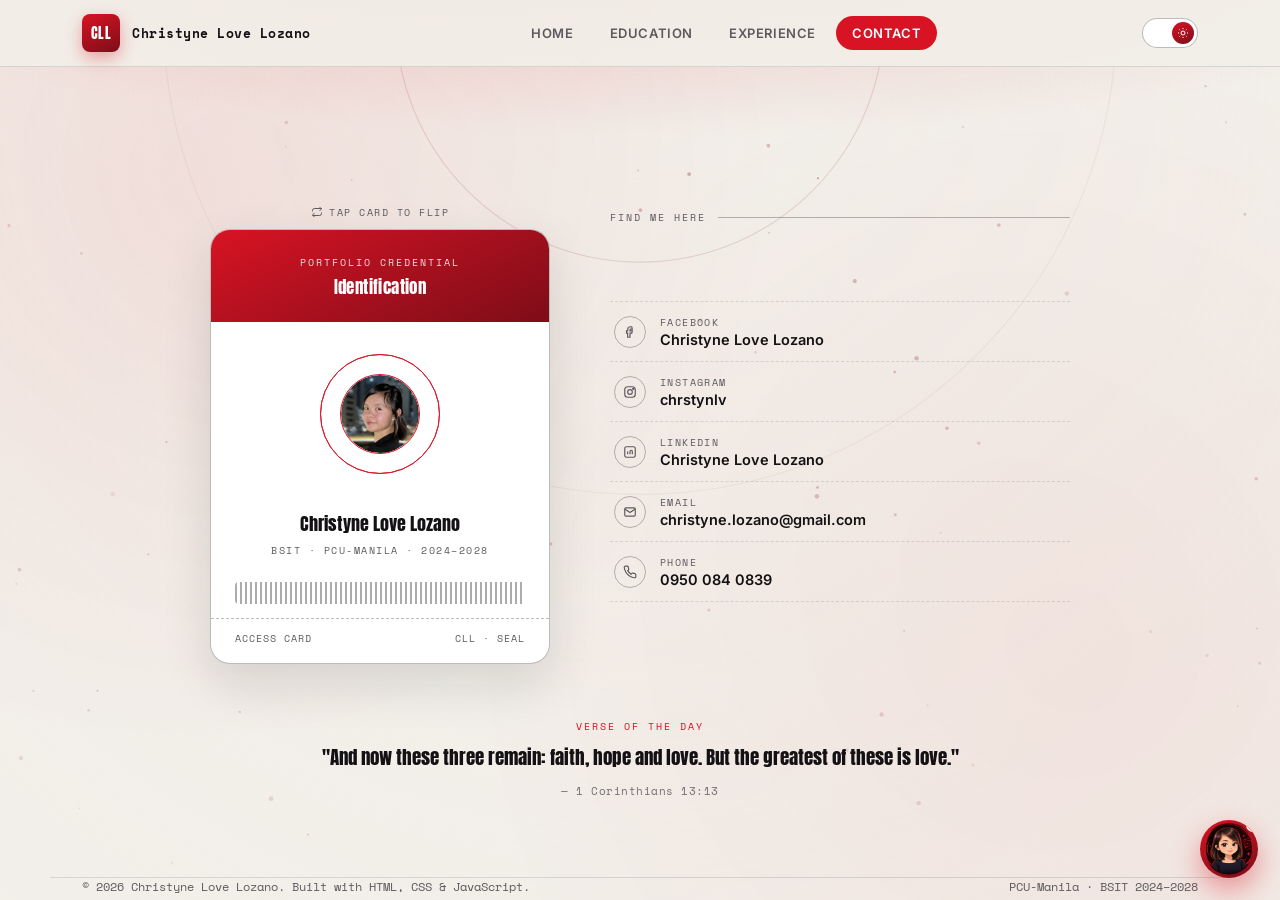
<file: contact.html>
<!doctype html>
<html lang="en" data-theme="dark">
<head>
<meta charset="UTF-8">
<meta name="viewport" content="width=device-width, initial-scale=1.0">
<title>Contact — Christyne Love Lozano</title>
<link rel="stylesheet" href="css/style.css"> 

</head>
<body class="contact-page">
<canvas id="signalField"></canvas>
<div id="signal-scrim"></div>
<div class="grain-bg"></div>

<header class="nav">
  <div class="nav-inner">
    <a href="index.html" class="nav-id">
      <span class="nav-id-badge">CLL</span>
      <span class="nav-id-text">
        <strong>Christyne Love Lozano</strong>
      </span>
    </a>
    <nav class="nav-links" data-nav-links>
      <a href="index.html">Home</a>
      <a href="education.html">Education</a>
      <a href="skills.html">Experience</a>
      <a href="contact.html">Contact</a>
    </nav>
    <div class="nav-right">
      <button class="theme-toggle" data-theme-toggle aria-label="Toggle light and dark mode">
        <span class="knob">
          <svg viewBox="0 0 24 24" width="12" height="12" fill="none" stroke="currentColor" stroke-width="2">
            <circle cx="12" cy="12" r="4"/>
            <path d="M12 2v2M12 20v2M4.9 4.9l1.4 1.4M17.7 17.7l1.4 1.4M2 12h2M20 12h2M4.9 19.1l1.4-1.4M17.7 6.3l1.4-1.4"/>
          </svg>
        </span>
      </button>
      <button class="nav-burger" data-nav-burger aria-label="Open menu"><span></span><span></span><span></span></button>
    </div>
  </div>
</header>

<br>
<br>
<br>

<main class="wrap">
  <div class="contact-layout">

    <!-- ============ ID FLIP CARD — left side ============ -->
    <div class="flip-card-zone">
      <span class="flip-hint">
        <svg viewBox="0 0 24 24" fill="none" stroke="currentColor" stroke-width="2"><path d="M17 2l4 4-4 4M3 11V9a4 4 0 0 1 4-4h14M7 22l-4-4 4-4M21 13v2a4 4 0 0 1-4 4H3"/></svg>
        Tap card to flip
      </span>

      <div class="flip-card" data-reveal id="idFlipCard" tabindex="0" role="button" aria-pressed="false" aria-label="Flip credential card to reveal card particulars">
        <div class="flip-card-inner">

          <!-- FRONT: portfolio credential -->
          <div class="vc-face vc-front">
            <div class="vc-top">
              <small>PORTFOLIO CREDENTIAL</small>
              <h3>Identification</h3>
            </div>
            <div class="vc-badge">
              <span class="radar-ring r1"></span>
              <span class="radar-ring r2"></span>
              <span class="radar-ring r3"></span>
              <div class="seal-core"><img src="assets/christyne.JPG" alt="Christyne Love Lozano"></div>
            </div>
            <div class="vc-front-body">
              <p class="cred-name">Christyne Love Lozano</p>
              <span class="cred-role">BSIT · PCU-Manila · 2024–2028</span>
            </div>
            <div class="vc-barcode"></div>
            <div class="vc-bottom">
              <span>Access Card</span>
              <span>CLL · Seal</span>
            </div>
          </div>

          <!-- BACK: card particulars -->
          <div class="vc-face vc-back">
            <div class="vc-top">
              <small>PORTFOLIO CREDENTIAL</small>
              <h3>Particulars</h3>
            </div>
            <div class="vc-body">
              <div class="particular-row">
                <span class="p-label">Name</span>
                <span class="p-value">Christyne Love Lozano</span>
              </div>
              <div class="particular-row">
                <span class="p-label">Course</span>
                <span class="p-value">BS Information Technology</span>
              </div>
              <div class="particular-row">
                <span class="p-label">School</span>
                <span class="p-value">Philippine Christian University</span>
              </div>
              <div class="particular-row">
                <span class="p-label">Residence</span>
                <span class="p-value p-status">Malibay, Pasay City</span>
              </div>
            </div>
            <div class="vc-bottom">
              <span>Card Particulars</span>
              <span>CLL · Seal</span>
            </div>
          </div>

        </div>
      </div>
    </div>

    <div class="directory-col">
      <div class="verse-divider" data-reveal>
        <span>Find Me Here</span>
      </div>

      <section class="contact-directory">
        <a class="contact-line" href="https://www.facebook.com/chrstynlv" target="_blank" rel="noopener" data-reveal style="--i:0">
          <span class="cl-ico">
            <svg viewBox="0 0 24 24" fill="none" stroke="currentColor" stroke-width="2"><path d="M15 3h-2a5 5 0 0 0-5 5v2H6v4h2v7h4v-7h3l1-4h-4V8a1 1 0 0 1 1-1h3z"/></svg>
          </span>
          <span class="cl-info">
            <span class="cl-label">Facebook</span>
            <span class="cl-value">Christyne Love Lozano</span>
          </span>
          <svg class="cl-arrow" viewBox="0 0 24 24" fill="none" stroke="currentColor" stroke-width="2"><path d="M5 12h14M13 6l6 6-6 6"/></svg>
        </a>

        <a class="contact-line" href="https://instagram.com/chrstynlv" target="_blank" rel="noopener" data-reveal style="--i:1">
          <span class="cl-ico">
            <svg viewBox="0 0 24 24" fill="none" stroke="currentColor" stroke-width="2"><rect x="3" y="3" width="18" height="18" rx="5"/><circle cx="12" cy="12" r="4"/><circle cx="17.5" cy="6.5" r="1"/></svg>
          </span>
          <span class="cl-info">
            <span class="cl-label">Instagram</span>
            <span class="cl-value">chrstynlv</span>
          </span>
          <svg class="cl-arrow" viewBox="0 0 24 24" fill="none" stroke="currentColor" stroke-width="2"><path d="M5 12h14M13 6l6 6-6 6"/></svg>
        </a>

        <a class="contact-line" href="https://www.linkedin.com/in/christyne-love-lozano-453876324/" target="_blank" rel="noopener" data-reveal style="--i:2">
          <span class="cl-ico">
            <svg viewBox="0 0 24 24" fill="none" stroke="currentColor" stroke-width="2"><rect x="3" y="3" width="18" height="18" rx="3"/><path d="M8 11v5M8 8v.01M12 16v-5M12 11c0-1.1.9-2 2-2s2 .9 2 2v5"/></svg>
          </span>
          <span class="cl-info">
            <span class="cl-label">LinkedIn</span>
            <span class="cl-value">Christyne Love Lozano</span>
          </span>
          <svg class="cl-arrow" viewBox="0 0 24 24" fill="none" stroke="currentColor" stroke-width="2"><path d="M5 12h14M13 6l6 6-6 6"/></svg>
        </a>

        <a class="contact-line" href="mailto:christyne.lozano@gmail.com" data-reveal style="--i:3">
          <span class="cl-ico">
            <svg viewBox="0 0 24 24" fill="none" stroke="currentColor" stroke-width="2"><rect x="3" y="5" width="18" height="14" rx="2"/><path d="M3 7l9 6 9-6"/></svg>
          </span>
          <span class="cl-info">
            <span class="cl-label">Email</span>
            <span class="cl-value">christyne.lozano@gmail.com</span>
          </span>
          <svg class="cl-arrow" viewBox="0 0 24 24" fill="none" stroke="currentColor" stroke-width="2"><path d="M5 12h14M13 6l6 6-6 6"/></svg>
        </a>

        <a class="contact-line" data-reveal style="--i:4">
          <span class="cl-ico">
            <svg viewBox="0 0 24 24" fill="none" stroke="currentColor" stroke-width="2"><path d="M22 16.9v3a2 2 0 0 1-2.2 2 19.8 19.8 0 0 1-8.6-3.1 19.5 19.5 0 0 1-6-6 19.8 19.8 0 0 1-3.1-8.7A2 2 0 0 1 4.1 2h3a2 2 0 0 1 2 1.7c.1.9.3 1.8.6 2.7a2 2 0 0 1-.5 2.1L8 9.7a16 16 0 0 0 6 6l1.2-1.2a2 2 0 0 1 2.1-.5c.9.3 1.8.5 2.7.6a2 2 0 0 1 1.7 2.1z"/></svg>
          </span>
          <span class="cl-info">
            <span class="cl-label">Phone</span>
            <span class="cl-value">0950 084 0839</span>
          </span>
        </a>
      </section>
    </div>

  </div>

  <!-- ============ VERSE STRIP — centered, below the whole page layout ============ -->
  <div class="verse-strip" data-reveal>
    <span class="quote-mark">Verse of the Day</span>
    <p class="verse-text">"And now these three remain: faith, hope and love. But the greatest of these is love."</p>
    <span class="quote-cite">— 1 Corinthians 13:13</span>
  </div>
</main>
<footer class="wrap">
  <p>&copy; 2026 Christyne Love Lozano. Built with HTML, CSS &amp; JavaScript.</p>
  <p>PCU-Manila · BSIT 2024–2028</p>
</footer>

<script src="js/script.js"></script>

<!-- ============ FLIP CARD BEHAVIOR ============ -->
<script>
(function () {
  "use strict";
  var card = document.getElementById("idFlipCard");
  if (!card) return;

  function toggleFlip() {
    var flipped = card.classList.toggle("is-flipped");
    card.setAttribute("aria-pressed", flipped ? "true" : "false");
  }

  card.addEventListener("click", toggleFlip);
  card.addEventListener("keydown", function (e) {
    if (e.key === "Enter" || e.key === " ") {
      e.preventDefault();
      toggleFlip();
    }
  });
})();
</script>

<!-- ============ SIGNAL FIELD BACKDROP ============ -->
<script>
(function () {
  "use strict";

  var canvas = document.getElementById("signalField");
  if (!canvas) return;
  var ctx = canvas.getContext("2d");
  var reduceMotion = window.matchMedia("(prefers-reduced-motion: reduce)").matches;

  var W, H, DPR;
  function resize() {
    DPR = Math.min(window.devicePixelRatio || 1, 2);
    W = window.innerWidth;
    H = window.innerHeight;
    canvas.width = W * DPR;
    canvas.height = H * DPR;
    canvas.style.width = W + "px";
    canvas.style.height = H + "px";
    ctx.setTransform(DPR, 0, 0, DPR, 0, 0);
  }
  window.addEventListener("resize", resize);
  resize();

  var beacon = { x: 0.5, y: 0.02 };

  var PARTICLE_COUNT = 70;
  var particles = [];
  function seedParticle(p) {
    p.x = Math.random() * W;
    p.y = H + Math.random() * 200;
    p.r = 0.8 + Math.random() * 1.6;
    p.speed = 0.14 + Math.random() * 0.28;
    p.drift = (Math.random() - 0.5) * 0.2;
    p.alpha = 0.14 + Math.random() * 0.3;
    return p;
  }
  for (var i = 0; i < PARTICLE_COUNT; i++) {
    var p = seedParticle({});
    p.y = Math.random() * H;
    particles.push(p);
  }

  var RINGS = 3;
  var ringT = [0, 0.33, 0.66];
  var SPEED = 0.05;

  function palette() {
    var light = document.documentElement.getAttribute("data-theme") === "light";
    return light ? "125,13,24" : "216,19,36";
  }

  function draw(t) {
    ctx.clearRect(0, 0, W, H);
    var RED = palette();
    var bx = beacon.x * W, by = beacon.y * H;
    var maxR = Math.max(W, H) * 0.55;

    for (var r = 0; r < RINGS; r++) {
      var rt = t === null ? ringT[r] : (ringT[r] + t * SPEED) % 1;
      var radius = rt * maxR;
      var alpha = (1 - rt) * 0.25;
      ctx.beginPath();
      ctx.arc(bx, by, radius, 0, Math.PI * 2);
      ctx.strokeStyle = "rgba(" + RED + "," + alpha.toFixed(3) + ")";
      ctx.lineWidth = 1.2;
      ctx.stroke();
    }

    particles.forEach(function (p) {
      if (t !== null) {
        p.y -= p.speed;
        p.x += p.drift;
        if (p.y < -10) { seedParticle(p); p.y = H + 10; }
        if (p.x < -10) p.x = W + 10;
        if (p.x > W + 10) p.x = -10;
      }
      ctx.beginPath();
      ctx.arc(p.x, p.y, p.r, 0, Math.PI * 2);
      ctx.fillStyle = "rgba(" + RED + "," + p.alpha + ")";
      ctx.fill();
    });
  }

  if (reduceMotion) {
    draw(null);
    new MutationObserver(function () { draw(null); })
      .observe(document.documentElement, { attributes: true, attributeFilter: ["data-theme"] });
  } else {
    var t0 = 0;
    (function animate() {
      t0 += 0.016;
      draw(t0);
      requestAnimationFrame(animate);
    })();
  }
})();
</script>
   <script src="chatbot.js"></script>
</body>
</html>
</file>
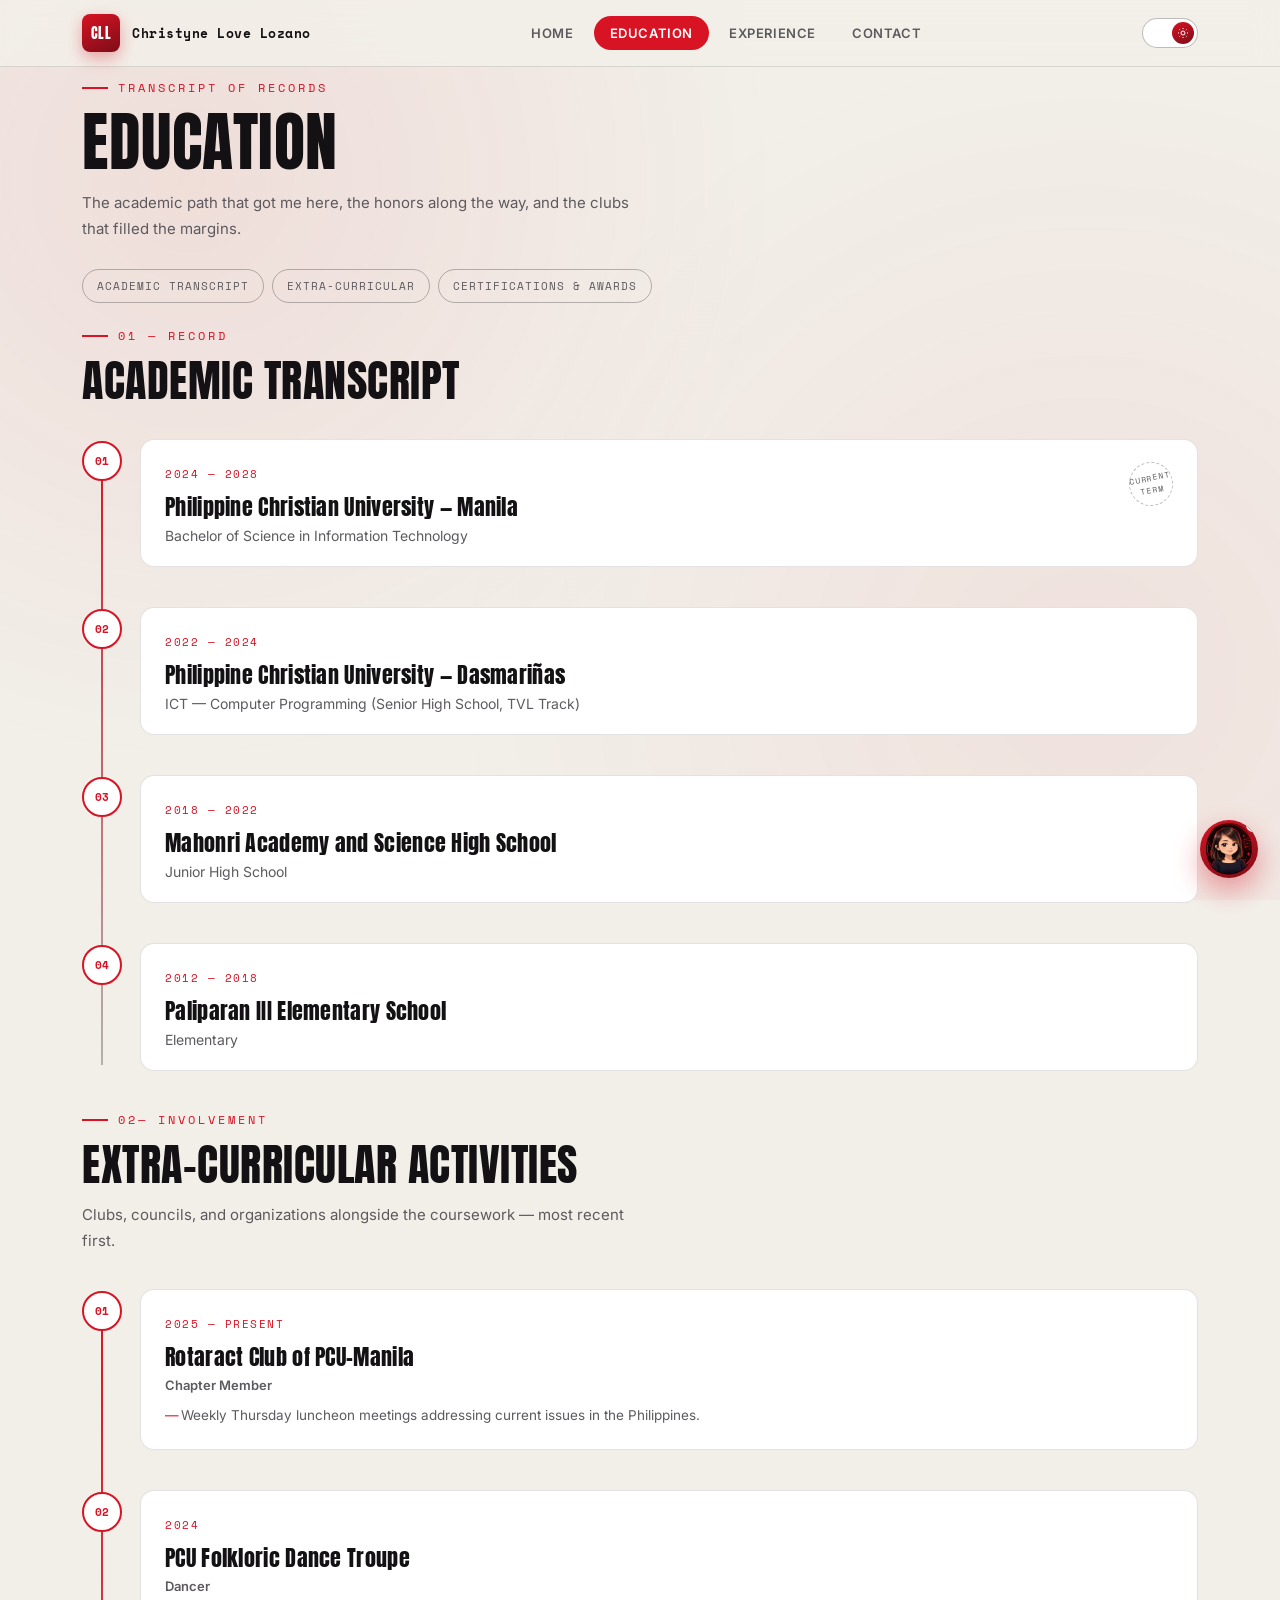
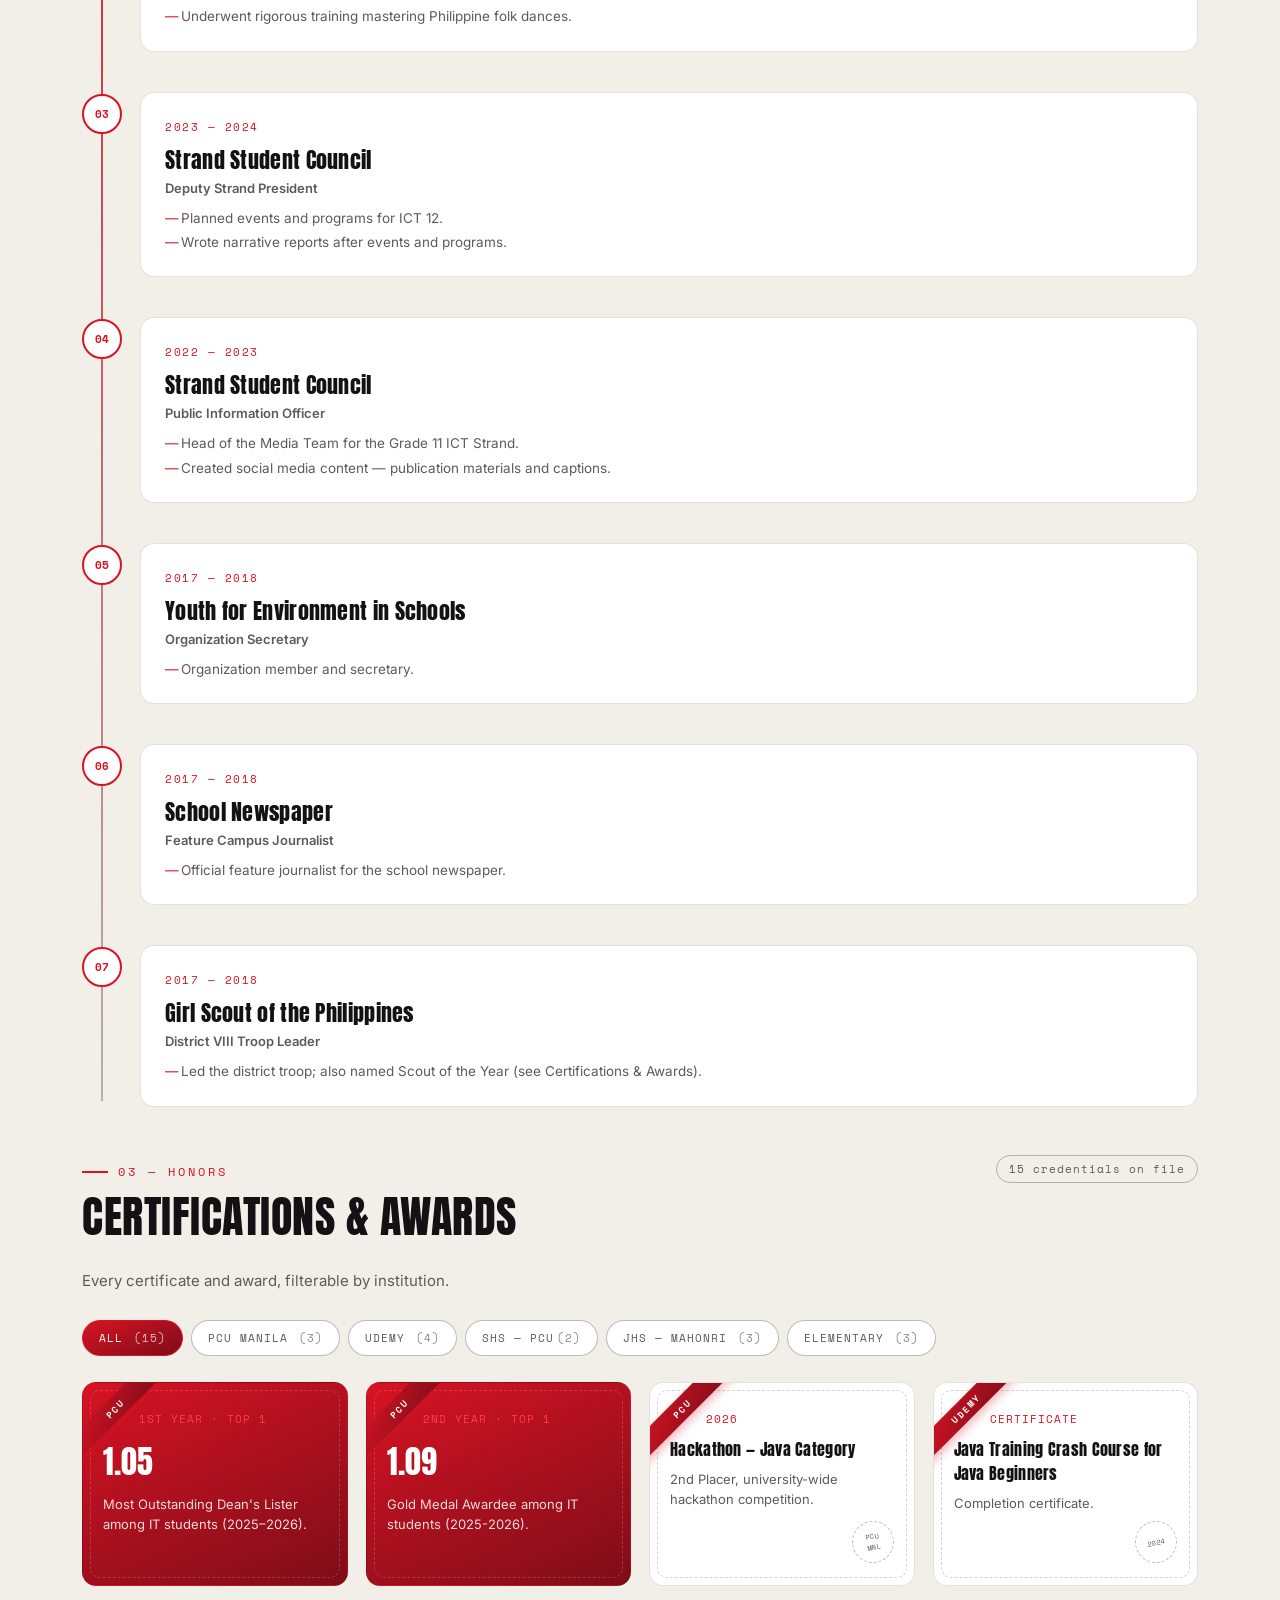
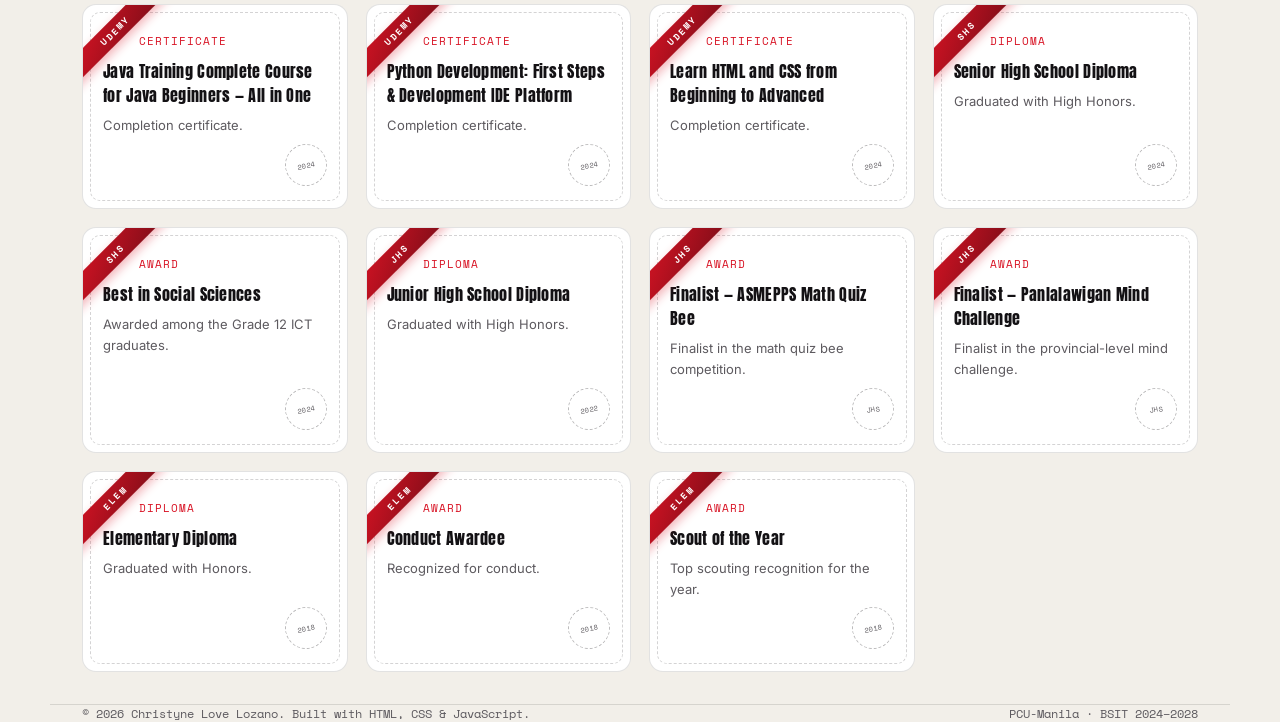
<file: education.html>
<!doctype html>
<html lang="en" data-theme="dark">
<head>
<meta charset="UTF-8">
<meta name="viewport" content="width=device-width, initial-scale=1.0">
<title>Education &amp; Experience — Christyne Love Lozano</title>
<link rel="stylesheet" href="css/style.css">

</head>
<body>
<div class="grain-bg"></div>
<header class="nav">
  <div class="nav-inner">
    <a href="index.html" class="nav-id">
      <span class="nav-id-badge">CLL</span>
      <span class="nav-id-text">
        <strong>Christyne Love Lozano</strong>
      </span>
    </a>
    <nav class="nav-links" data-nav-links>
      <a href="index.html">Home</a>
      <a href="education.html">Education</a>
      <a href="skills.html">Experience</a>
      <a href="contact.html">Contact</a>
    </nav>
    <div class="nav-right">
      <button class="theme-toggle" data-theme-toggle aria-label="Toggle light and dark mode">
        <span class="knob">
          <svg viewBox="0 0 24 24" width="12" height="12" fill="none" stroke="currentColor" stroke-width="2">
            <circle cx="12" cy="12" r="4"/>
            <path d="M12 2v2M12 20v2M4.9 4.9l1.4 1.4M17.7 17.7l1.4 1.4M2 12h2M20 12h2M4.9 19.1l1.4-1.4M17.7 6.3l1.4-1.4"/>
          </svg>
        </span>
      </button>
      <button class="nav-burger" data-nav-burger aria-label="Open menu"><span></span><span></span><span></span></button>
    </div>
  </div>
</header>
<main class="wrap">
  <div class="page-header" data-reveal>
    <span class="eyebrow">Transcript of Records</span>
    <h1 class="title">Education</h1>
    <p class="section-sub">The academic path that got me here, the honors along the way, and the clubs that filled the margins.</p>
    <nav class="page-subnav" aria-label="Jump to section">
      <a href="#transcript">Academic Transcript</a>
      <a href="#extracurricular">Extra-Curricular</a>
      <a href="#credentials">Certifications &amp; Awards</a>
    
    </nav>
  </div>

  <!-- ================= ACADEMIC TRANSCRIPT ================= -->
  <section id="transcript">
    <div data-reveal>
      <span class="eyebrow">01 — Record</span>
      <h2 class="title">Academic Transcript</h2>
    </div>
    <div class="transcript">
      <div class="t-item" data-reveal>
        <div class="t-dot">01</div>
        <div class="t-card">
          <div class="t-seal">CURRENT<br>TERM</div>
          <span class="t-years">2024 — 2028</span>
          <h3>Philippine Christian University — Manila</h3>
          <p>Bachelor of Science in Information Technology</p>
        </div>
      </div>
      <div class="t-item" data-reveal>
        <div class="t-dot">02</div>
        <div class="t-card">
          <span class="t-years">2022 — 2024</span>
          <h3>Philippine Christian University — Dasmariñas</h3>
          <p>ICT — Computer Programming (Senior High School, TVL Track)</p>
        </div>
      </div>
      <div class="t-item" data-reveal>
        <div class="t-dot">03</div>
        <div class="t-card">
          <span class="t-years">2018 — 2022</span>
          <h3>Mahonri Academy and Science High School</h3>
          <p>Junior High School</p>
        </div>
      </div>
      <div class="t-item" data-reveal>
        <div class="t-dot">04</div>
        <div class="t-card">
          <span class="t-years">2012 — 2018</span>
          <h3>Paliparan III Elementary School</h3>
          <p>Elementary</p>
        </div>
      </div>
    </div>
  </section>

  <!-- ================= EXTRA-CURRICULAR ================= -->
  <section id="extracurricular">
    <div data-reveal>
      <span class="eyebrow">02— Involvement</span>
      <h2 class="title">Extra-Curricular Activities</h2>
      <p class="section-sub">Clubs, councils, and organizations alongside the coursework — most recent first.</p>
    </div>
    <div class="transcript xc-transcript">
      <div class="t-item" data-reveal>
        <div class="t-dot">01</div>
        <div class="t-card">
          <span class="t-years">2025 — Present</span>
          <h3>Rotaract Club of PCU-Manila</h3>
          <p class="t-role">Chapter Member</p>
          <ul class="t-bullets">
            <li>Weekly Thursday luncheon meetings addressing current issues in the Philippines.</li>
          </ul>
        </div>
      </div>
      <div class="t-item" data-reveal>
        <div class="t-dot">02</div>
        <div class="t-card">
          <span class="t-years">2024</span>
          <h3>PCU Folkloric Dance Troupe</h3>
          <p class="t-role">Dancer</p>
          <ul class="t-bullets">
            <li>Underwent rigorous training mastering Philippine folk dances.</li>
          </ul>
        </div>
      </div>
      <div class="t-item" data-reveal>
        <div class="t-dot">03</div>
        <div class="t-card">
          <span class="t-years">2023 — 2024</span>
          <h3>Strand Student Council</h3>
          <p class="t-role">Deputy Strand President</p>
          <ul class="t-bullets">
            <li>Planned events and programs for ICT 12.</li>
            <li>Wrote narrative reports after events and programs.</li>
          </ul>
        </div>
      </div>
      <div class="t-item" data-reveal>
        <div class="t-dot">04</div>
        <div class="t-card">
          <span class="t-years">2022 — 2023</span>
          <h3>Strand Student Council</h3>
          <p class="t-role">Public Information Officer</p>
          <ul class="t-bullets">
            <li>Head of the Media Team for the Grade 11 ICT Strand.</li>
            <li>Created social media content — publication materials and captions.</li>
          </ul>
        </div>
      </div>
      <div class="t-item" data-reveal>
        <div class="t-dot">05</div>
        <div class="t-card">
          <span class="t-years">2017 — 2018</span>
          <h3>Youth for Environment in Schools</h3>
          <p class="t-role">Organization Secretary</p>
          <ul class="t-bullets">
            <li>Organization member and secretary.</li>
          </ul>
        </div>
      </div>
      <div class="t-item" data-reveal>
        <div class="t-dot">06</div>
        <div class="t-card">
          <span class="t-years">2017 — 2018</span>
          <h3>School Newspaper</h3>
          <p class="t-role">Feature Campus Journalist</p>
          <ul class="t-bullets">
            <li>Official feature journalist for the school newspaper.</li>
          </ul>
        </div>
      </div>
      <div class="t-item" data-reveal>
        <div class="t-dot">07</div>
        <div class="t-card">
          <span class="t-years">2017 — 2018</span>
          <h3>Girl Scout of the Philippines</h3>
          <p class="t-role">District VIII Troop Leader</p>
          <ul class="t-bullets">
            <li>Led the district troop; also named Scout of the Year (see Certifications &amp; Awards).</li>
          </ul>
        </div>
      </div>
    </div>
  </section>

    <!-- ================= CERTIFICATIONS & AWARDS ================= -->
  <section id="credentials">
    <div class="subsection-head" data-reveal>
      <div>
        <span class="eyebrow">03 — Honors</span>
        <h2 class="title">Certifications &amp; Awards</h2>
      </div>
      <span class="count-tag">15 credentials on file</span>
    </div>
    <p class="section-sub" data-reveal>Every certificate and award, filterable by institution.</p>

    <div class="cred-filter" data-reveal role="tablist" aria-label="Filter credentials by institution">
      <button class="cred-chip is-active" data-filter="all">All <span class="cc-count">(15)</span></button>
      <button class="cred-chip" data-filter="pcu-manila">PCU Manila <span class="cc-count">(3)</span></button>
      <button class="cred-chip" data-filter="udemy">Udemy <span class="cc-count">(4)</span></button>
      <button class="cred-chip" data-filter="pcu-dasma">SHS — PCU<span class="cc-count">(2)</span></button>
      <button class="cred-chip" data-filter="mahonri">JHS — Mahonri <span class="cc-count">(3)</span></button>
      <button class="cred-chip" data-filter="paliparan">Elementary <span class="cc-count">(3)</span></button>
    </div>

    <div class="cred-wall" data-reveal>
      <!-- PCU Manila -->
      <article class="cert-card cert-card--honor" data-group="pcu-manila">
        <span class="cert-ribbon">PCU</span>
        <span class="cert-period">1st Year · Top 1</span>
        <div class="cert-gwa">1.05</div>
        <p>Most Outstanding Dean's Lister among IT students (2025–2026).</p>
      </article>
      <article class="cert-card cert-card--honor" data-group="pcu-manila">
        <span class="cert-ribbon">PCU</span>
        <span class="cert-period">2nd Year · Top 1</span>
        <div class="cert-gwa">1.09</div>
        <p>Gold Medal Awardee among IT students (2025-2026).</p>
      </article>
      <article class="cert-card" data-group="pcu-manila">
        <span class="cert-ribbon">PCU</span>
        <span class="cert-period">2026</span>
        <h5>Hackathon — Java Category</h5>
        <p>2nd Placer, university-wide hackathon competition.</p>
        <span class="cert-seal">PCU<br>MNL</span>
      </article>

      <!-- Udemy -->
      <article class="cert-card" data-group="udemy">
        <span class="cert-ribbon">UDEMY</span>
        <span class="cert-period">Certificate</span>
        <h5>Java Training Crash Course for Java Beginners</h5>
        <p>Completion certificate.</p>
        <span class="cert-seal">2024</span>
      </article>
      <article class="cert-card" data-group="udemy">
        <span class="cert-ribbon">UDEMY</span>
        <span class="cert-period">Certificate</span>
        <h5>Java Training Complete Course for Java Beginners — All in One</h5>
        <p>Completion certificate.</p>
        <span class="cert-seal">2024</span>
      </article>
      <article class="cert-card" data-group="udemy">
        <span class="cert-ribbon">UDEMY</span>
        <span class="cert-period">Certificate</span>
        <h5>Python Development: First Steps &amp; Development IDE Platform</h5>
        <p>Completion certificate.</p>
        <span class="cert-seal">2024</span>
      </article>
      <article class="cert-card" data-group="udemy">
        <span class="cert-ribbon">UDEMY</span>
        <span class="cert-period">Certificate</span>
        <h5>Learn HTML and CSS from Beginning to Advanced</h5>
        <p>Completion certificate.</p>
        <span class="cert-seal">2024</span>
      </article>

      <!-- PCU Dasmariñas (SHS) -->
      <article class="cert-card" data-group="pcu-dasma">
        <span class="cert-ribbon">SHS</span>
        <span class="cert-period">Diploma</span>
        <h5>Senior High School Diploma</h5>
        <p>Graduated with High Honors.</p>
        <span class="cert-seal">2024</span>
      </article>
      <article class="cert-card" data-group="pcu-dasma">
        <span class="cert-ribbon">SHS</span>
        <span class="cert-period">Award</span>
        <h5>Best in Social Sciences</h5>
        <p>Awarded among the Grade 12 ICT graduates.</p>
        <span class="cert-seal">2024</span>
      </article>

      <!-- Mahonri Academy (JHS) -->
      <article class="cert-card" data-group="mahonri">
        <span class="cert-ribbon">JHS</span>
        <span class="cert-period">Diploma</span>
        <h5>Junior High School Diploma</h5>
        <p>Graduated with High Honors.</p>
        <span class="cert-seal">2022</span>
      </article>
      <article class="cert-card" data-group="mahonri">
        <span class="cert-ribbon">JHS</span>
        <span class="cert-period">Award</span>
        <h5>Finalist — ASMEPPS Math Quiz Bee</h5>
        <p>Finalist in the math quiz bee competition.</p>
        <span class="cert-seal">JHS</span>
      </article>
      <article class="cert-card" data-group="mahonri">
        <span class="cert-ribbon">JHS</span>
        <span class="cert-period">Award</span>
        <h5>Finalist — Panlalawigan Mind Challenge</h5>
        <p>Finalist in the provincial-level mind challenge.</p>
        <span class="cert-seal">JHS</span>
      </article>

      <!-- Paliparan III Elementary -->
      <article class="cert-card" data-group="paliparan">
        <span class="cert-ribbon">ELEM</span>
        <span class="cert-period">Diploma</span>
        <h5>Elementary Diploma</h5>
        <p>Graduated with Honors.</p>
        <span class="cert-seal">2018</span>
      </article>
      <article class="cert-card" data-group="paliparan">
        <span class="cert-ribbon">ELEM</span>
        <span class="cert-period">Award</span>
        <h5>Conduct Awardee</h5>
        <p>Recognized for conduct.</p>
        <span class="cert-seal">2018</span>
      </article>
      <article class="cert-card" data-group="paliparan">
        <span class="cert-ribbon">ELEM</span>
        <span class="cert-period">Award</span>
        <h5>Scout of the Year</h5>
        <p>Top scouting recognition for the year.</p>
        <span class="cert-seal">2018</span>
      </article>
    </div>
  </section>
</main>
<footer class="wrap">
  <p>&copy; 2026 Christyne Love Lozano. Built with HTML, CSS &amp; JavaScript.</p>
  <p>PCU-Manila · BSIT 2024–2028</p>
</footer>
<script src="js/script.js"></script>
<script>
  // Cursor-tracking spotlight: updates the --mx/--my custom properties
  // that the .t-card / .work-card / .cred-card / .honor-card ::before radial-gradient reads.
  document.querySelectorAll('.t-card, .work-card, .cert-card, .honor-card').forEach(function (card) {
    card.addEventListener('mousemove', function (e) {
      var r = card.getBoundingClientRect();
      card.style.setProperty('--mx', (e.clientX - r.left) + 'px');
      card.style.setProperty('--my', (e.clientY - r.top) + 'px');
    });
  });

  // Certificate wall filter: click a chip to show only that institution's
  // certificates (or "All" to show everything).
  var credChips = document.querySelectorAll('.cred-chip');
  var certCards = document.querySelectorAll('.cert-card');
  credChips.forEach(function (chip) {
    chip.addEventListener('click', function () {
      credChips.forEach(function (c) { c.classList.toggle('is-active', c === chip); });
      var filter = chip.getAttribute('data-filter');
      certCards.forEach(function (card) {
        var show = filter === 'all' || card.getAttribute('data-group') === filter;
        card.classList.toggle('is-hidden', !show);
      });
    });
  });
</script>
   <script src="chatbot.js"></script>
</body>
</html>
</file>
<file: css/style.css>
/* ============================================================
   CHRISTYNE LOVE LOZANO — PORTFOLIO
   ============================================================ */

@import url('https://fonts.googleapis.com/css2?family=Anton&family=Space+Mono:wght@400;700&family=Inter:wght@400;500;600;700;800&display=swap');

/* ============================================================
   1. DESIGN TOKENS
   ============================================================ */
:root{
  --red:        #d81324;
  --red-deep:   #7d0d18;
  --red-glow:   #ff3b4e;
  --black:      #0a0a0c;
  --black-2:    #141417;
  --white:      #f7f5f1;

  --radius-sm: 6px;
  --radius-md: 14px;
  --radius-lg: 24px;

  --font-display: 'Anton', 'Arial Narrow', sans-serif;
  --font-body: 'Inter', system-ui, sans-serif;
  --font-mono: 'Space Mono', monospace;

  --ease: cubic-bezier(.22,.9,.32,1);
}

html[data-theme="dark"]{
  --bg: var(--black);
  --bg-elev: var(--black-2);
  --bg-elev-2: #1c1c20;
  --text: var(--white);
  --text-muted: #a6a6ad;
  --border: rgba(247,245,241,0.12);
  --border-strong: rgba(247,245,241,0.28);
  --shadow: 0 20px 50px rgba(0,0,0,.55);
}

html[data-theme="light"]{
  --bg: #f2efe9;
  --bg-elev: #ffffff;
  --bg-elev-2: #ffffff;
  --text: #131114;
  --text-muted: #5d5a5f;
  --border: rgba(19,17,20,0.12);
  --border-strong: rgba(19,17,20,0.28);
  --shadow: 0 20px 50px rgba(19,17,20,.12);
}

/* ============================================================
   2. BASE ELEMENTS
   ============================================================ */
*,*::before,*::after{ box-sizing:border-box; }
html{ scroll-behavior:smooth; }
body{
  margin:0;
  background:var(--bg);
  color:var(--text);
  font-family:var(--font-body);
  transition:background .35s var(--ease), color .35s var(--ease);
  overflow-x:hidden;
}
img{ max-width:100%; display:block; }
a{ color:inherit; text-decoration:none; }
ul{ margin:0; padding:0; list-style:none; }
button{ font-family:inherit; cursor:pointer; }

::selection{ background:var(--red); color:#fff; }

@media (prefers-reduced-motion: reduce){
  *{ animation-duration:.001ms !important; animation-iteration-count:1 !important; transition-duration:.001ms !important; scroll-behavior:auto !important; }
}

/* ---------- Texture ---------- */
.grain-bg{
  position:fixed; inset:0; z-index:-2; pointer-events:none;
  background:
    radial-gradient(circle at 15% 20%, rgba(216,19,36,.16), transparent 45%),
    radial-gradient(circle at 85% 75%, rgba(216,19,36,.10), transparent 50%);
}
html[data-theme="light"] .grain-bg{
  background:
    radial-gradient(circle at 15% 20%, rgba(216,19,36,.08), transparent 45%),
    radial-gradient(circle at 85% 75%, rgba(216,19,36,.06), transparent 50%);
}

/* ============================================================
   3. LAYOUT SHELL
   ============================================================ */
.wrap{ max-width:1180px; margin:0 auto; padding:0 32px; }

/* ============================================================
   4. NAVBAR
   ============================================================ */
.nav{
  position:sticky; top:0; z-index:100;
  background:color-mix(in srgb, var(--bg) 88%, transparent);
  backdrop-filter:blur(14px);
  border-bottom:1px solid var(--border);
}
.nav-inner{
  max-width:1180px; margin:0 auto; padding:14px 32px;
  display:flex; align-items:center; justify-content:space-between; gap:24px;
}
.nav-id{
  display:flex; align-items:center; gap:12px;
  font-family:var(--font-mono);
}
.nav-id-badge{
  width:38px; height:38px; border-radius:8px;
  background:linear-gradient(155deg, var(--red), var(--red-deep));
  display:flex; align-items:center; justify-content:center;
  color:#fff; font-family:var(--font-display); font-size:14px; letter-spacing:.5px;
  box-shadow:0 6px 16px rgba(216,19,36,.35);
  flex-shrink:0;
}
.nav-id-text{ line-height:1.15; }
.nav-id-text strong{ display:block; font-size:13px; letter-spacing:.5px; }
.nav-id-text span{ display:block; font-size:10px; color:var(--text-muted); letter-spacing:1.5px; }

.nav-links{ display:flex; align-items:center; gap:4px; }
.nav-links a{
  position:relative;
  padding:9px 16px; font-size:13px; font-weight:600; letter-spacing:.6px; text-transform:uppercase;
  color:var(--text-muted); border-radius:999px; transition:color .25s, background .25s;
}
.nav-links a:hover{ color:var(--text); background:var(--bg-elev); }
.nav-links a.active{ color:#fff; background:var(--red); }

.nav-right{ display:flex; align-items:center; gap:10px; }

.theme-toggle{
  position:relative; width:56px; height:30px; border-radius:999px; border:1px solid var(--border-strong);
  background:var(--bg-elev); padding:3px; display:flex; align-items:center;
}
.theme-toggle .knob{
  width:22px; height:22px; border-radius:50%;
  background:linear-gradient(155deg, var(--red), var(--red-deep));
  display:flex; align-items:center; justify-content:center; color:#fff; font-size:12px;
  transform:translateX(0); transition:transform .35s var(--ease);
}
html[data-theme="light"] .theme-toggle .knob{ transform:translateX(26px); }

.nav-burger{
  display:none; width:38px; height:38px; border-radius:8px; border:1px solid var(--border-strong);
  background:var(--bg-elev); align-items:center; justify-content:center; flex-direction:column; gap:4px;
}
.nav-burger span{ width:16px; height:2px; background:var(--text); display:block; }

@media (max-width: 880px){
  .nav-links{
    position:fixed; inset:64px 16px auto 16px; flex-direction:column; align-items:stretch;
    background:var(--bg-elev); border:1px solid var(--border); border-radius:var(--radius-md);
    padding:10px; box-shadow:var(--shadow);
    transform:translateY(-12px); opacity:0; pointer-events:none; transition:all .3s var(--ease);
  }
  .nav-links.open{ transform:translateY(0); opacity:1; pointer-events:auto; }
  .nav-links a{ text-align:center; }
  .nav-burger{ display:flex; }
}

/* ============================================================
   5. SECTION SCAFFOLDING (shared across pages)
   ============================================================ */
.page-header{ padding:64px 0 12px; }
.eyebrow{
  font-family:var(--font-mono); font-size:12px; letter-spacing:3px; text-transform:uppercase;
  color:var(--red); display:flex; align-items:center; gap:10px; margin-bottom:14px;
}
.eyebrow::before{ content:''; width:26px; height:2px; background:var(--red); display:inline-block; }
h1.title, h2.title{
  font-family:var(--font-display); font-weight:400; text-transform:uppercase;
  letter-spacing:.5px; line-height:1.02; margin:0 0 14px;
}
h1.title{ font-size:clamp(38px, 6vw, 64px); }
h2.title{ font-size:clamp(30px, 4.4vw, 44px); }
.section-sub{ color:var(--text-muted); max-width:560px; font-size:15px; line-height:1.7; }
section{ padding:56px 0; }

/* ---------- Scene / WebGL background in index.html ---------- */
html:has(#scene), body:has(#scene) { background: transparent !important; }
#scene{
  position: fixed;
  inset: 0;
  z-index: -3;
  display: block;
  width: 100vw;
  height: 100vh;
  pointer-events: none; /* never blocks clicks/scroll on real content */
}
/* Light-mode background */
#sceneLight{
  position: fixed;
  inset: 0;
  z-index: -3;
  display: none;
  width: 100vw;
  height: 100vh;
  pointer-events: none;
}
/* Dims the storm so it reads as a background*/
#scene-scrim{
  position: fixed;
  inset: 0;
  z-index: -2;
  pointer-events: none;
  background:
    radial-gradient(circle at 32% 45%, rgba(10,10,12,.25), rgba(10,10,12,.5) 55%, rgba(10,10,12,.68) 100%);
}

/* ============================================================
   6. BUTTONS
   ============================================================ */
.btn{
  display:inline-flex; align-items:center; gap:10px;
  padding:14px 26px; border-radius:999px; font-weight:700; font-size:13px;
  letter-spacing:.6px; text-transform:uppercase; border:1px solid transparent;
  transition:transform .25s var(--ease), box-shadow .25s var(--ease), background .25s;
}
.btn-primary{
  background:linear-gradient(155deg, var(--red), var(--red-deep)); color:#fff;
  box-shadow:0 12px 26px rgba(216,19,36,.35);
}
.btn-primary:hover{ transform:translateY(-3px); box-shadow:0 18px 34px rgba(216,19,36,.45); }
.btn-ghost{
  background:transparent; color:var(--text); border-color:var(--border-strong);
}
.btn-ghost:hover{ background:var(--bg-elev); border-color:var(--red); }

/* ============================================================
   7. HERO / LANDING (index.html)
   ============================================================ */
.hero{
  display:grid; grid-template-columns:1.05fr .95fr; gap:40px; align-items:center;
  min-height:calc(100svh - 68px); padding:24px 0 60px;
}
.hero-greet{
  font-family:var(--font-mono); color:var(--red); font-size:14px; letter-spacing:3px;
  text-transform:uppercase; margin-bottom:18px; display:block;
}
.hero-name{
  font-family:var(--font-display); font-weight:400; text-transform:uppercase;
  font-size:clamp(42px, 6.4vw, 78px); line-height:.96; margin:0 0 20px;
}
.hero-name .accent{ color:var(--red); }
.hero-role{
  display:inline-block; font-family:var(--font-mono); font-size:13px; letter-spacing:1.5px;
  text-transform:uppercase; padding:8px 14px; border:1px solid var(--border-strong);
  border-radius:999px; margin-bottom:22px; color:var(--text-muted);
}
.hero-desc{ font-size:16px; line-height:1.75; color:var(--text-muted); max-width:480px; margin-bottom:34px; }
.hero-actions{ display:flex; gap:14px; flex-wrap:wrap; }
.hero{ position:relative; overflow:hidden; }
.hero-3d-bg{ position:absolute; inset:0; z-index:0; pointer-events:none; }
.hero > *:not(.hero-3d-bg){ position:relative; z-index:1; }

/* ---------- ID card stage (hero visual) ---------- */
.id-card-stage{
  display:flex; flex-direction:column; align-items:center; justify-content:center; gap:18px;
  perspective:1600px;
}
.id-card-float{ animation:idFloat 5.5s ease-in-out infinite; }
@keyframes idFloat{
  0%,100%{ transform:translateY(0); }
  50%{ transform:translateY(-14px); }
}
.id-card{
  width:300px; height:430px; position:relative; transform-style:preserve-3d;
  cursor:grab; touch-action:none; outline:none;
}
.id-card:active{ cursor:grabbing; }
.id-card:focus-visible .id-card-face{ box-shadow:0 0 0 3px var(--red), var(--shadow); }
.id-card-face{
  position:absolute; inset:0; border-radius:20px; backface-visibility:hidden;
  background:var(--bg-elev-2); border:1px solid var(--border-strong);
  box-shadow:var(--shadow); overflow:hidden; display:flex; flex-direction:column;
}
.id-card-back{ transform:rotateY(180deg); }

.id-clip{
  position:absolute; top:-14px; left:50%; transform:translateX(-50%);
  width:56px; height:26px; border-radius:6px;
  background:linear-gradient(155deg,#3a3a3f,#0e0e10); box-shadow:0 4px 10px rgba(0,0,0,.35);
  z-index:3;
}
.id-clip::after{
  content:''; position:absolute; left:50%; top:6px; transform:translateX(-50%);
  width:10px; height:10px; border-radius:50%; background:#0a0a0a;
}

.id-top{
  background:linear-gradient(155deg, var(--red), var(--red-deep));
  color:#fff; padding:20px 18px 14px; position:relative;
}
.id-top small{ font-family:var(--font-mono); font-size:9.5px; letter-spacing:2px; opacity:.85; }
.id-top h3{ font-family:var(--font-display); font-weight:400; font-size:16px; margin:4px 0 0; letter-spacing:.5px; }

.id-photo{
  width:104px; height:104px; border-radius:50%; margin:18px auto 8px; overflow:hidden;
  border:3px solid var(--red); background:var(--bg-elev); flex-shrink:0;
  display:flex; align-items:center; justify-content:center;
}
.id-photo img{ width:100%; height:100%; object-fit:cover; }
.id-photo .initials{ font-family:var(--font-display); font-size:34px; color:var(--red); }

.id-body{ padding:0 22px; text-align:center; flex:1; }
.id-body h4{ font-family:var(--font-display); font-weight:400; font-size:20px; margin:0 0 2px; letter-spacing:.3px; }
.id-body p{ margin:0; font-size:12px; color:var(--text-muted); line-height:1.6; }
.id-tag{
  display:inline-block; margin-top:10px; font-family:var(--font-mono); font-size:10px;
  letter-spacing:1px; padding:4px 10px; border-radius:999px; border:1px solid var(--border-strong); color:var(--text-muted);
}
.id-bottom{
  margin-top:auto; padding:12px 22px 18px; font-family:var(--font-mono); font-size:9.5px; color:var(--text-muted);
  display:flex; justify-content:space-between; border-top:1px dashed var(--border-strong);
}
.id-barcode{
  height:26px; margin:0 22px 18px; border-radius:4px;
  background:repeating-linear-gradient(90deg, var(--text) 0 2px, transparent 2px 5px);
  opacity:.55;
}

.id-back-strip{ height:44px; background:#0a0a0c; margin-top:24px; }
.id-back-body{ padding:20px 22px; flex:1; display:flex; flex-direction:column; }
.id-back-body h5{ font-family:var(--font-mono); font-size:10px; letter-spacing:2px; color:var(--red); margin:0 0 8px; text-transform:uppercase; }
.id-back-list{ display:flex; flex-wrap:wrap; gap:6px; margin-bottom:16px; }
.id-back-list span{
  font-family:var(--font-mono); font-size:9.5px; padding:5px 9px; border-radius:6px;
  border:1px solid var(--border-strong); color:var(--text-muted);
}
.id-signature{ margin-top:auto; }
.id-signature .sig-line{ border-top:1px solid var(--border-strong); margin-bottom:6px; height:26px; }
.id-signature p{ margin:0; font-family:var(--font-mono); font-size:9px; color:var(--text-muted); letter-spacing:.5px; }
.id-qr{
  width:64px; height:64px; margin:0 auto 12px; border-radius:4px; overflow:hidden;
  display:grid; grid-template-columns:repeat(6,1fr); grid-template-rows:repeat(6,1fr); gap:1px;
  background:var(--border-strong);
}
.id-qr span{ background:var(--bg-elev-2); }
.id-qr span.on{ background:var(--text); }

.id-card-hint{
  font-family:var(--font-mono); font-size:11px; letter-spacing:1.5px; text-transform:uppercase;
  color:var(--text-muted); display:flex; align-items:center; gap:8px;
}
.id-card-hint svg{ width:14px; height:14px; }

@media (max-width: 940px){
  .hero{ grid-template-columns:1fr; text-align:center; padding-top:12px; }
  .hero-desc{ margin-left:auto; margin-right:auto; }
  .hero-actions{ justify-content:center; }
  .id-card-stage{ order:-1; }
}

/* ============================================================
   8. EDUCATION (education.html — base transcript + work cards)
   ============================================================ */
.transcript{ position:relative; margin-top:36px; }
.transcript::before{
  content:''; position:absolute; left:19px; top:6px; bottom:6px; width:2px;
  background:linear-gradient(var(--red), var(--border-strong));
}
.t-item{ position:relative; padding:0 0 40px 58px; }
.t-item:last-child{ padding-bottom:0; }
.t-dot{
  position:absolute; left:0; top:2px; width:40px; height:40px; border-radius:50%;
  background:var(--bg-elev); border:2px solid var(--red); display:flex; align-items:center; justify-content:center;
  font-family:var(--font-mono); font-size:11px; color:var(--red); font-weight:700;
}
.t-card{
  background:var(--bg-elev); border:1px solid var(--border); border-radius:var(--radius-md);
  padding:22px 24px;
}
.t-card .t-years{
  font-family:var(--font-mono); font-size:11px; letter-spacing:1.5px; color:var(--red);
  text-transform:uppercase; display:inline-block; margin-bottom:8px;
}
.t-card h3{ font-family:var(--font-display); font-weight:400; font-size:22px; margin:0 0 4px; letter-spacing:.3px; }
.t-card p{ margin:0; color:var(--text-muted); font-size:14px; }
.t-seal{
  position:absolute; right:24px; top:22px; width:44px; height:44px; border-radius:50%;
  border:1.5px dashed var(--border-strong); display:flex; align-items:center; justify-content:center;
  font-family:var(--font-mono); font-size:8px; letter-spacing:1px; color:var(--text-muted); text-align:center;
  transform:rotate(-12deg);
}

.work-grid{ display:grid; grid-template-columns:repeat(2,1fr); gap:20px; margin-top:30px; }
.work-card{
  background:var(--bg-elev); border:1px solid var(--border); border-radius:var(--radius-md); padding:24px;
  position:relative; overflow:hidden;
}
.work-card::before{
  content:''; position:absolute; top:0; left:0; width:5px; height:100%; background:var(--red);
}
.work-card .wc-period{ font-family:var(--font-mono); font-size:11px; color:var(--red); letter-spacing:1px; }
.work-card h4{ font-family:var(--font-display); font-weight:400; font-size:19px; margin:8px 0 4px; letter-spacing:.3px; }
.work-card .wc-role{ font-size:13px; color:var(--text-muted); margin-bottom:10px; }
.work-card ul li{ font-size:13.5px; color:var(--text-muted); padding-left:16px; position:relative; line-height:1.8; }
.work-card ul li::before{ content:'—'; position:absolute; left:0; color:var(--red); }

@media (max-width: 720px){ .work-grid{ grid-template-columns:1fr; } }

/* ============================================================
   9. SKILLS (skills.html — bars + badges)
   ============================================================ */
.skill-bars{ margin-top:30px; display:flex; flex-direction:column; gap:22px; max-width:640px; }
.skill-bar-row .sb-top{ display:flex; justify-content:space-between; font-size:14px; margin-bottom:8px; }
.sb-top span:last-child{ font-family:var(--font-mono); color:var(--red); font-size:12px; }
.sb-track{ height:10px; border-radius:999px; background:var(--bg-elev); border:1px solid var(--border); overflow:hidden; }
.sb-fill{
  height:100%; border-radius:999px; background:linear-gradient(90deg, var(--red-deep), var(--red), var(--red-glow));
  width:0; transition:width 1.1s var(--ease);
}

.badge-grid{
  display:grid; grid-template-columns:repeat(auto-fill, minmax(130px,1fr)); gap:14px; margin-top:30px;
}
.badge{
  background:var(--bg-elev); border:1px solid var(--border); border-radius:var(--radius-md);
  padding:18px 12px; text-align:center; transition:transform .25s var(--ease), border-color .25s, box-shadow .25s;
}
.badge:hover{ transform:translateY(-6px); border-color:var(--red); box-shadow:0 14px 30px rgba(216,19,36,.18); }
.badge-mark{
  width:46px; height:46px; margin:0 auto 10px; border-radius:10px;
  background:linear-gradient(155deg, var(--red), var(--red-deep)); color:#fff;
  display:flex; align-items:center; justify-content:center; font-family:var(--font-mono); font-weight:700; font-size:12px;
}
.badge span{ display:block; font-size:11.5px; color:var(--text-muted); letter-spacing:.3px; }

/* ============================================================
   10. CONTACT (contact.html — base list/quote layout )
   ============================================================ */
.contact-grid{ display:grid; grid-template-columns:1fr 1fr; gap:40px; align-items:start; margin-top:30px; }
.contact-list{ display:flex; flex-direction:column; gap:14px; }
.contact-row{
  display:flex; align-items:center; gap:16px; padding:16px 18px; border:1px solid var(--border);
  border-radius:var(--radius-md); background:var(--bg-elev); transition:border-color .25s, transform .25s;
}
.contact-row:hover{ border-color:var(--red); transform:translateX(6px); }
.contact-ico{
  width:42px; height:42px; border-radius:10px; background:linear-gradient(155deg, var(--red), var(--red-deep));
  color:#fff; display:flex; align-items:center; justify-content:center; flex-shrink:0;
}
.contact-row .cr-label{ font-family:var(--font-mono); font-size:10.5px; letter-spacing:1.5px; color:var(--text-muted); text-transform:uppercase; }
.contact-row .cr-value{ font-size:15px; font-weight:600; }

.quote-card{
  background:linear-gradient(155deg, var(--red-deep), var(--black));
  color:#fff; border-radius:var(--radius-lg); padding:38px 34px; position:relative; overflow:hidden;
}
html[data-theme="light"] .quote-card{ background:linear-gradient(155deg, var(--red), var(--red-deep)); }
.quote-card::before{
  content:'"'; position:absolute; top:-30px; left:16px; font-family:var(--font-display);
  font-size:180px; color:rgba(255,255,255,.08); line-height:1;
}
.quote-mark{ font-family:var(--font-mono); font-size:11px; letter-spacing:2px; color:var(--red-glow); text-transform:uppercase; }
.quote-text{ font-family:var(--font-display); font-weight:400; font-size:clamp(20px,2.4vw,26px); line-height:1.4; margin:16px 0 18px; text-transform:none; }
.quote-cite{ font-family:var(--font-mono); font-size:12px; opacity:.85; }
.wax-seal{
  position:absolute; bottom:-24px; right:-24px; width:110px; height:110px; border-radius:50%;
  border:2px dashed rgba(255,255,255,.35); display:flex; align-items:center; justify-content:center;
  font-family:var(--font-display); font-size:11px; letter-spacing:1px; text-align:center; color:rgba(255,255,255,.65);
  transform:rotate(-14deg);
}

@media (max-width: 860px){ .contact-grid{ grid-template-columns:1fr; } }

/* ============================================================
   11. SCROLL REVEAL (shared, all pages)
   ============================================================ */
[data-reveal]{
  opacity:0; transform:translateY(26px);
  transition:opacity .7s var(--ease), transform .7s var(--ease);
}
[data-reveal].is-visible{ opacity:1; transform:translateY(0); }

/* ============================================================
   12. FOOTER (shared, all pages)
   ============================================================ */
footer{
  border-top:1px solid var(--border); padding:28px 0; margin-top:40px;
  display:flex; align-items:center; justify-content:space-between; gap:14px; flex-wrap:wrap;
}
footer p{ font-family:var(--font-mono); font-size:11.5px; color:var(--text-muted); margin:0; }

/* ============================================================
   13. EDUCATION PAGE ADDITIONS
   ============================================================ */
/* Sub-navigation between the education page's own sections */
.page-subnav{
  display:flex; flex-wrap:wrap; gap:8px; margin:28px 0 8px;
}
.page-subnav a{
  font-family:var(--font-mono); font-size:11px; letter-spacing:1px; text-transform:uppercase;
  padding:8px 14px; border-radius:999px; border:1px solid var(--border-strong); color:var(--text-muted);
  transition:color .25s, border-color .25s, background .25s;
}
.page-subnav a:hover{ color:var(--text); border-color:var(--red); background:var(--bg-elev); }

.subsection-head{ display:flex; align-items:baseline; justify-content:space-between; gap:16px; flex-wrap:wrap; margin-top:8px; }
.subsection-head .count-tag{
  font-family:var(--font-mono); font-size:11px; letter-spacing:1px; color:var(--text-muted);
  border:1px solid var(--border-strong); border-radius:999px; padding:5px 12px;
}

/* ---------- Credential accordion inside Certifications & Awards ---------- */
.cred-accordion{ margin-top:26px; display:flex; flex-direction:column; gap:12px; }
.cred-group{
  border:1px solid var(--border); border-radius:var(--radius-md); background:var(--bg-elev);
  overflow:hidden; transition:border-color .25s var(--ease);
}
.cred-group[open]{ border-color:var(--border-strong); }
.cred-group-head{
  display:flex; align-items:center; gap:12px; padding:16px 20px; cursor:pointer;
  list-style:none; user-select:none;
}
.cred-group-head::-webkit-details-marker{ display:none; }
.cred-group-head::marker{ content:''; }
.cred-group-head:hover{ background:color-mix(in srgb, var(--bg-elev) 80%, var(--red) 6%); }
.cred-group-head .cg-icon{
  width:34px; height:34px; border-radius:8px; flex-shrink:0;
  background:linear-gradient(155deg, var(--red), var(--red-deep)); color:#fff;
  display:flex; align-items:center; justify-content:center;
  font-family:var(--font-mono); font-weight:700; font-size:11px;
}
.cred-group-head h4{
  font-family:var(--font-display); font-weight:400; font-size:16px; letter-spacing:.4px; margin:0;
  text-transform:uppercase;
}
.cred-group-head .cg-period{
  font-family:var(--font-mono); font-size:11px; color:var(--text-muted); margin-left:auto;
}
.cred-group-head .cg-chevron{ color:var(--text-muted); flex-shrink:0; transition:transform .3s var(--ease); }
.cred-group[open] .cg-chevron{ transform:rotate(180deg); color:var(--red); }
.cred-body{ padding:4px 20px 22px; border-top:1px solid var(--border); }

/* ---------- Top-honor highlight cards (GWA / rank) ---------- */
.honor-row{ display:grid; grid-template-columns:repeat(2,1fr); gap:16px; margin:18px 0; }
.honor-card{
  background:linear-gradient(155deg, var(--red-deep), var(--black));
  color:#fff; border-radius:var(--radius-md); padding:20px; position:relative; overflow:hidden;
}
html[data-theme="light"] .honor-card{ background:linear-gradient(155deg, var(--red), var(--red-deep)); }
.honor-card .h-rank{ font-family:var(--font-mono); font-size:10.5px; letter-spacing:2px; opacity:.85; text-transform:uppercase; }
.honor-card .h-gwa{ font-family:var(--font-display); font-size:30px; margin:6px 0 2px; }
.honor-card .h-label{ font-size:12px; opacity:.9; line-height:1.5; }
@media (max-width: 640px){ .honor-row{ grid-template-columns:1fr; } }

/* ---------- Generic credential card (award / cert / role) ---------- */
.cred-card{
  background:var(--bg); border:1px solid var(--border); border-radius:var(--radius-md); padding:20px;
  position:relative; overflow:hidden;
}
.cred-card::before{
  content:''; position:absolute; top:0; left:0; width:5px; height:100%; background:var(--red);
}
.cred-card .cc-period{ font-family:var(--font-mono); font-size:10.5px; color:var(--red); letter-spacing:1px; text-transform:uppercase; }
.cred-card h5{ font-family:var(--font-display); font-weight:400; font-size:16px; margin:8px 0 4px; letter-spacing:.3px; text-transform:none; }
.cred-card p{ margin:0; font-size:13px; color:var(--text-muted); line-height:1.65; }
.cred-grid{ display:grid; grid-template-columns:repeat(2,1fr); gap:14px; margin-top:4px; }
@media (max-width: 640px){ .cred-grid{ grid-template-columns:1fr; } }

/* ---------- Extra-curricular timeline (reuses .t-card look) ---------- */
.xc-transcript{ margin-top:36px; }
.t-card .t-role{ margin:0 0 10px; font-size:13px; color:var(--text-muted); font-weight:600; }
.t-card ul.t-bullets{ margin:0; padding:0; list-style:none; }
.t-card ul.t-bullets li{
  font-size:13.5px; color:var(--text-muted); padding-left:16px; position:relative; line-height:1.8;
}
.t-card ul.t-bullets li::before{ content:'—'; position:absolute; left:0; color:var(--red); }

/* ---------- Others / Community & Ministry ---------- */
.ministry-strip{
  background:var(--bg-elev); border:1px solid var(--border); border-radius:var(--radius-lg);
  padding:30px 28px; margin-top:26px;
}
.ministry-strip .ms-org{ display:flex; align-items:center; gap:14px; margin-bottom:20px; }
.ministry-strip .ms-org-mark{
  width:44px; height:44px; border-radius:10px; flex-shrink:0;
  background:linear-gradient(155deg, var(--red), var(--red-deep)); color:#fff;
  display:flex; align-items:center; justify-content:center; font-family:var(--font-mono); font-weight:700; font-size:12px;
}
.ministry-strip .ms-org h4{ font-family:var(--font-display); font-weight:400; font-size:18px; margin:0; letter-spacing:.3px; }
.ministry-strip .ms-org span{ font-family:var(--font-mono); font-size:10.5px; color:var(--text-muted); letter-spacing:.5px; }
.ministry-roles{ display:grid; grid-template-columns:repeat(3,1fr); gap:14px; }
.ministry-roles .mr-item{
  border:1px solid var(--border-strong); border-radius:var(--radius-md); padding:16px;
}
.ministry-roles .mr-item .mr-period{ font-family:var(--font-mono); font-size:10px; color:var(--red); letter-spacing:1px; }
.ministry-roles .mr-item h5{ font-family:var(--font-display); font-weight:400; font-size:14.5px; margin:6px 0 0; letter-spacing:.2px; text-transform:none; }
@media (max-width: 780px){ .ministry-roles{ grid-template-columns:1fr; } }

/* ---------- Transcript / cert-card hover polish ---------- */
.t-card, .work-card, .cred-card, .honor-card{
  position: relative;
  overflow: hidden;
  transition: transform .35s var(--ease), border-color .35s var(--ease), box-shadow .35s var(--ease);
}
.t-card::before, .honor-card::before,
.work-card::after, .cred-card::after{
  content: '';
  position: absolute;
  inset: 0;
  border-radius: inherit;
  background: radial-gradient(220px circle at var(--mx, 50%) var(--my, 50%), rgba(216,19,36,.32), transparent 70%);
  opacity: 0;
  transition: opacity .45s var(--ease);
  pointer-events: none;
  z-index: 1;
}
.honor-card::before{ background: radial-gradient(220px circle at var(--mx, 50%) var(--my, 50%), rgba(255,255,255,.28), transparent 70%); }
.t-card::after{
  content: '';
  position: absolute;
  inset: 0;
  border-radius: inherit;
  box-shadow: inset 0 0 0 1px rgba(216,19,36,0);
  transition: box-shadow .35s var(--ease);
  pointer-events: none;
}
.t-item:hover .t-card{
  transform: translateY(-6px);
  border-color: var(--red);
  box-shadow: var(--shadow);
}
.t-item:hover .t-card::before{ opacity: 1; }
.t-item:hover .t-card::after{ box-shadow: inset 0 0 0 1px rgba(216,19,36,.35); }
.t-item:hover .t-card h3{ color: var(--red); transition: color .3s var(--ease); }
.t-card h3{ transition: color .3s var(--ease); }

.work-card:hover, .cred-card:hover{
  transform: translateY(-6px);
  border-color: var(--red);
  box-shadow: var(--shadow);
}
.work-card:hover::after, .cred-card:hover::after{ opacity: 1; }

.honor-card:hover{
  transform: translateY(-6px);
  box-shadow: var(--shadow);
}
.honor-card:hover::before{ opacity: 1; }

.t-dot{ transition: transform .35s var(--ease), background .35s var(--ease), color .35s var(--ease), box-shadow .35s var(--ease); }
.t-item:hover .t-dot{
  background: var(--red);
  color: #fff;
  transform: scale(1.1);
  box-shadow: 0 0 0 6px rgba(216,19,36,.14);
}

/* ---------- Certifications & Awards: certificate wall ---------- */
.cred-filter{ display:flex; flex-wrap:wrap; gap:8px; margin-top:26px; }
.cred-chip{
  appearance:none; border:1px solid var(--border-strong); background:var(--bg-elev); color:var(--text-muted);
  font-family:var(--font-mono); font-size:11px; letter-spacing:1px; text-transform:uppercase;
  padding:9px 16px; border-radius:999px; cursor:pointer;
  transition:color .25s, background .25s, border-color .25s, transform .2s var(--ease);
}
.cred-chip:hover{ color:var(--text); border-color:var(--red); }
.cred-chip.is-active{
  background:linear-gradient(155deg, var(--red), var(--red-deep)); border-color:var(--red); color:#fff;
}
.cred-chip .cc-count{ opacity:.7; margin-left:3px; }

.cred-wall{
  display:grid; grid-template-columns:repeat(auto-fill, minmax(230px,1fr)); gap:18px; margin-top:26px;
}
.cert-card{
  position:relative; background:var(--bg-elev); border:1px solid var(--border); border-radius:var(--radius-md);
  padding:28px 20px 22px; overflow:hidden; display:flex; flex-direction:column; gap:8px; min-height:150px;
  transition:transform .3s var(--ease), border-color .3s var(--ease), box-shadow .3s var(--ease), opacity .25s var(--ease);
}
.cert-card::after{
  content:''; position:absolute; inset:7px; border:1px dashed var(--border-strong);
  border-radius:calc(var(--radius-md) - 4px); pointer-events:none; opacity:.65;
  transition:border-color .3s var(--ease);
}
.cert-card:hover{ transform:translateY(-6px); border-color:var(--red); box-shadow:var(--shadow); }
.cert-card:hover::after{ border-color:rgba(216,19,36,.45); }
.cert-card.is-hidden{ display:none; }

.cert-ribbon{
  position:absolute; top:15px; left:-38px; width:140px; text-align:center;
  transform:rotate(-45deg); background:linear-gradient(155deg, var(--red), var(--red-deep)); color:#fff;
  font-family:var(--font-mono); font-weight:700; font-size:9px; letter-spacing:1.5px; padding:4px 0;
  box-shadow:0 4px 10px rgba(216,19,36,.3); z-index:1;
}
.cert-card .cert-period{
  font-family:var(--font-mono); font-size:10.5px; color:var(--red); letter-spacing:1px; text-transform:uppercase;
  margin-left:36px;
}
.cert-card h5{ font-family:var(--font-display); font-weight:400; font-size:16px; margin:2px 0 0; letter-spacing:.3px; text-transform:none; }
.cert-card p{ margin:0; font-size:13px; color:var(--text-muted); line-height:1.6; }
.cert-card .cert-seal{
  align-self:flex-end; margin-top:auto; width:42px; height:42px; border-radius:50%;
  border:1.5px dashed var(--border-strong); display:flex; align-items:center; justify-content:center;
  font-family:var(--font-mono); font-size:7px; letter-spacing:.5px; color:var(--text-muted); text-align:center;
  transform:rotate(-10deg);
}

/* Honor variant: the two GWA / rank standouts, in the site's signature
   red-to-black gradient (same treatment as .honor-card / .quote-card). */
.cert-card--honor{ background:linear-gradient(155deg, var(--red-deep), var(--black)); color:#fff; border-color:transparent; }
html[data-theme="light"] .cert-card--honor{ background:linear-gradient(155deg, var(--red), var(--red-deep)); }
.cert-card--honor::after{ border-color:rgba(255,255,255,.28); }
.cert-card--honor:hover::after{ border-color:rgba(255,255,255,.5); }
.cert-card--honor .cert-period{ color:var(--red-glow); }
.cert-card--honor .cert-gwa{ font-family:var(--font-display); font-size:32px; margin:2px 0 0; }
.cert-card--honor p{ color:rgba(255,255,255,.85); }
.cert-card--honor .cert-seal{ border-color:rgba(255,255,255,.35); color:rgba(255,255,255,.75); }

@media (max-width: 640px){
  .cred-wall{ grid-template-columns:repeat(auto-fill, minmax(155px,1fr)); gap:14px; }
  .cert-card{ padding:24px 15px 18px; }
  .cert-ribbon{ width:120px; font-size:8px; left:-34px; top:13px; }
}

@media (prefers-reduced-motion: reduce){
  .t-card, .t-dot, .t-card::before, .t-card::after, .t-card h3,
  .work-card, .work-card::after, .cred-card, .cred-card::after,
  .honor-card, .honor-card::before, .cert-card{ transition: none !important; animation: none !important; }
}

/* ============================================================
   14. SKILLS PAGE ADDITIONS
   ============================================================ */
main.wrap > .page-header{ padding: 36px 0 8px; }
main.wrap > .page-header:first-child{ padding-top: 12px; }
main.wrap > section{ padding: 8px 0 32px; }

/* ---------- Shared card hover: red spotlight + lift + glow ring ---------- */
.work-card, .badge, .gallery-item{
  position: relative;
  overflow: hidden;
  transition: transform .35s var(--ease), border-color .35s var(--ease), box-shadow .35s var(--ease);
}
.work-card::before, .badge::before, .gallery-item::before{
  content: '' !important;
  position: absolute !important;
  inset: 0 !important;
  width: 100% !important;
  height: 100% !important;
  border-radius: inherit !important;
  background: radial-gradient(220px circle at var(--mx, 50%) var(--my, 50%), rgba(216,19,36,.28), transparent 65%) !important;
  opacity: 0 !important;
  transition: opacity .4s var(--ease) !important;
  pointer-events: none !important;
}
.work-card::after, .badge::after, .gallery-item::after{
  content: '' !important;
  position: absolute !important;
  inset: 0 !important;
  border-radius: inherit !important;
  box-shadow: inset 0 0 0 1px rgba(216,19,36,0) !important;
  transition: box-shadow .35s var(--ease) !important;
  pointer-events: none !important;
}
.work-grid .work-card:hover, .badge-grid .badge:hover{
  border-color: var(--red) !important;
}
.work-grid .work-card:hover::before, .badge-grid .badge:hover::before, .gallery-item:hover::before{ opacity: 1 !important; }
.work-grid .work-card:hover::after, .badge-grid .badge:hover::after, .gallery-item:hover::after{ box-shadow: inset 0 0 0 1px rgba(216,19,36,.35) !important; }
.work-card:hover h4{ color: var(--red); transition: color .3s var(--ease); }
.work-card h4{ transition: color .3s var(--ease); }

/* ---------- Project gallery / circular carousel ---------- */
.gallery-carousel{
  position: relative;
  height: 300px;
  margin-top: 26px;
  overflow: hidden;
  perspective: 1200px;
}
.gallery-item{
  position: absolute;
  top: 50%;
  left: 50%;
  width: min(60vw, 300px);
  aspect-ratio: 4 / 3;
  border-radius: var(--radius-md);
  border: 1px solid var(--border);
  background: var(--bg-elev);
  padding: 0;
  cursor: pointer;
  transition: transform .55s var(--ease), opacity .55s var(--ease), border-color .3s var(--ease), box-shadow .3s var(--ease);
  will-change: transform;
}
.gallery-item.is-center{
  cursor: zoom-in;
  border-color: var(--red);
  box-shadow: 0 24px 50px rgba(216,19,36,.2), var(--shadow);
}
.gallery-item img{
  width: 100%; height: 100%;
  object-fit: cover;
  display: block;
  border-radius: inherit;
  pointer-events: none;
}
.gallery-item .gi-fallback{
  display: none;
  width: 100%; height: 100%;
  align-items: center; justify-content: center;
  flex-direction: column; gap: 8px;
  font-family: var(--font-mono); font-size: 11.5px; letter-spacing: .5px;
  color: var(--text-muted); text-align: center; padding: 18px;
  pointer-events: none;
}
.gallery-item .gi-fallback strong{
  font-family: var(--font-display); font-weight: 400; font-size: 16px;
  color: var(--text); letter-spacing: .3px; text-transform: none;
}
.gallery-caption{
  font-family: var(--font-mono); font-size: 11px; letter-spacing: 1px; text-transform: uppercase;
  color: var(--text-muted); margin-top: 10px; text-align: center;
}

/* Live caption that shows whichever project card is currently centered.
   Fades between projects instead of jumping. */
.gallery-caption-box{
  max-width: 460px; margin: 20px auto 0; text-align: center; min-height: 64px;
  opacity: 1; transition: opacity .25s var(--ease);
}
.gallery-caption-box.is-fading{ opacity: 0; }
.gallery-caption-box h3{
  font-family: var(--font-display); font-weight: 400; font-size: 18px;
  margin: 0 0 6px; letter-spacing: .3px; text-transform: uppercase;
}
.gallery-caption-box p{ margin: 0; font-size: 13px; color: var(--text-muted); line-height: 1.65; }
.gallery-hint{
  font-family: var(--font-mono); font-size: 11px; letter-spacing: 1.5px; text-transform: uppercase;
  color: var(--text-muted); margin-top: 8px; display: flex; align-items: center; justify-content: center; gap: 8px;
}
.gallery-hint svg{ width: 14px; height: 14px; }

.gallery-nav{ display: flex; justify-content: center; gap: 10px; margin-top: 14px; }
.gallery-nav-btn{
  width: 38px; height: 38px; border-radius: 999px; border: 1px solid var(--border-strong);
  background: var(--bg-elev); color: var(--text); display: flex; align-items: center; justify-content: center;
  transition: border-color .25s, background .25s, color .25s;
}
.gallery-nav-btn:hover{ border-color: var(--red); background: var(--red); color: #fff; }

/* ---------- Lightbox / project album ---------- */
.lightbox{
  position: fixed; inset: 0; z-index: 200;
  background: rgba(10,10,12,.92);
  display: flex; flex-direction: column; align-items: center; justify-content: center; gap: 18px;
  padding: 76px 20px 28px;
  opacity: 0; pointer-events: none;
  transition: opacity .3s var(--ease);
}
html[data-theme="light"] .lightbox{ background: rgba(19,17,20,.85); }
.lightbox.open{ opacity: 1; pointer-events: auto; }

.lightbox-stage{
  display: flex; align-items: center; justify-content: center; gap: 14px;
  width: 100%; min-height: 0; flex: 1 1 auto;
}
.lightbox-img{
  max-width: min(78vw, 900px); max-height: 62vh;
  border-radius: var(--radius-md);
  box-shadow: 0 30px 70px rgba(0,0,0,.5);
  transform: scale(.96);
  transition: transform .3s var(--ease);
  object-fit: contain;
  background: rgba(255,255,255,.03);
}
.lightbox.open .lightbox-img{ transform: scale(1); }

.lightbox-arrow{
  flex-shrink: 0;
  width: 42px; height: 42px; border-radius: 999px;
  border: 1px solid rgba(247,245,241,.3);
  background: rgba(10,10,12,.55); color: #f7f5f1;
  display: flex; align-items: center; justify-content: center;
  backdrop-filter: blur(6px);
  transition: background .25s, border-color .25s;
}
.lightbox-arrow:hover{ background: var(--red); border-color: var(--red); }
.lightbox-arrow svg{ width: 16px; height: 16px; }

.lightbox-back{
  position: absolute; top: 22px; left: 22px;
  display: inline-flex; align-items: center; gap: 8px;
  padding: 11px 20px; border-radius: 999px; border: 1px solid rgba(247,245,241,.3);
  background: rgba(10,10,12,.55); color: #f7f5f1;
  font-family: var(--font-mono); font-size: 12px; letter-spacing: 1px; text-transform: uppercase;
  backdrop-filter: blur(6px);
  transition: background .25s, border-color .25s;
}
.lightbox-back:hover{ background: var(--red); border-color: var(--red); }

.lightbox-info{ max-width: min(92vw, 600px); text-align: center; flex-shrink: 0; }
.lightbox-title{
  font-family: var(--font-display); font-weight: 400; font-size: 19px;
  color: #f7f5f1; margin: 0 0 6px; letter-spacing: .3px; text-transform: uppercase;
}
.lightbox-desc{ font-size: 13px; color: rgba(247,245,241,.7); line-height: 1.6; margin: 0 0 14px; }
.lightbox-count{
  font-family: var(--font-mono); font-size: 10.5px; letter-spacing: 1.5px; text-transform: uppercase;
  color: rgba(247,245,241,.5); margin: 0 0 10px;
}
.lightbox-thumbs{ display: flex; gap: 8px; justify-content: center; flex-wrap: wrap; }
.lightbox-thumb{
  width: 54px; height: 40px; border-radius: 6px; overflow: hidden;
  border: 2px solid transparent; opacity: .55; padding: 0; background: rgba(255,255,255,.06);
  transition: opacity .2s, border-color .2s;
}
.lightbox-thumb img{ width: 100%; height: 100%; object-fit: cover; display: block; }
.lightbox-thumb:hover{ opacity: .85; }
.lightbox-thumb.active{ border-color: var(--red); opacity: 1; }

@media (max-width: 640px){
  .lightbox{ padding: 66px 12px 20px; }
  .lightbox-stage{ gap: 8px; }
  .lightbox-arrow{ width: 36px; height: 36px; }
}

@media (prefers-reduced-motion: reduce){
  .gallery-item, .work-card, .badge, .lightbox, .lightbox-img, .gallery-caption-box{ transition: none !important; }
}

/* ============================================================
   15. CONTACT PAGE ADDITIONS — "Verse & Signal"
   ============================================================*/
#signalField{
  position: fixed; inset: 0; z-index: -3; display: block;
  width: 100vw; height: 100vh; pointer-events: none;
}
#signal-scrim{
  position: fixed; inset: 0; z-index: -2; pointer-events: none;
  background:
    radial-gradient(ellipse 1300px 280px at 50% -60px, rgba(216,19,36,.35), transparent 70%),
    radial-gradient(circle at 50% 6%, rgba(5,5,6,.05), rgba(5,5,6,.55) 55%, rgba(5,5,6,.8) 100%);
}
html[data-theme="light"] #signal-scrim{
  background:
    radial-gradient(ellipse 1300px 280px at 50% -60px, rgba(216,19,36,.2), transparent 70%),
    radial-gradient(circle at 50% 6%, rgba(242,239,233,.05), rgba(242,239,233,.45) 55%, rgba(242,239,233,.65) 100%);
}

/* ---------- Fill the screen: card left, directory right, verse strip at the bottom ---------- */
body.contact-page main.wrap{
  min-height: calc(100svh - 150px);
  display: flex; flex-direction: column;
  justify-content: center;
  padding-top: 24px; padding-bottom: 24px;
  gap: 50px;
}

.contact-layout{
  display: grid; grid-template-columns: 340px minmax(0, 460px); gap: 60px;
  align-items: center; justify-content: center;
  max-width: 1020px; width: 100%; margin: 0 auto;
}
@media (max-width: 860px){
  .contact-layout{ grid-template-columns: 1fr; gap: 30px; justify-items: center; }
}

/* ---------- Directory column ---------- */
.directory-col{ width: 100%; max-width: 460px; margin: 0 auto; }

.verse-divider{
  display: flex; align-items: center; gap: 12px; margin: 0 0 20px;
}
.verse-divider::after{
  content: ''; flex: 1; height: 1px; background: var(--border-strong);
}
.verse-divider span{
  font-family: var(--font-mono); font-size: 10px; letter-spacing: 2px;
  text-transform: uppercase; color: var(--text-muted); white-space: nowrap;
}

.contact-directory{ display: flex; flex-direction: column; }
.contact-line{
  display: flex; align-items: center; gap: 14px;
  padding: 13px 4px; border-bottom: 1px dashed var(--border);
  opacity: 0; transform: translateY(10px);
  transition: opacity .5s var(--ease), transform .5s var(--ease), gap .3s var(--ease), color .25s;
  transition-delay: calc(var(--i, 0) * 70ms);
}
.contact-line.is-visible{ opacity: 1; transform: translateY(0); }
.contact-directory .contact-line:first-child{ border-top: 1px dashed var(--border); }
.contact-line:hover{ gap: 20px; }

.contact-line .cl-ico{
  width: 32px; height: 32px; border-radius: 50%; flex-shrink: 0;
  border: 1px solid var(--border-strong); color: var(--text-muted);
  display: flex; align-items: center; justify-content: center;
  transition: border-color .25s, color .25s, transform .35s var(--ease);
}
.contact-line .cl-ico svg{ width: 14px; height: 14px; }
.contact-line:hover .cl-ico{ border-color: var(--red); color: var(--red); transform: rotate(-8deg); }

.cl-info{ display: flex; flex-direction: column; gap: 1px; min-width: 0; }
.cl-label{
  font-family: var(--font-mono); font-size: 10px; letter-spacing: 1.4px;
  text-transform: uppercase; color: var(--text-muted);
}
.cl-value{
  font-size: 14.5px; font-weight: 600; color: var(--text);
  overflow-wrap: anywhere; transition: color .25s;
}
.contact-line:hover .cl-value{ color: var(--red); }

.cl-arrow{
  margin-left: auto; color: var(--text-muted); flex-shrink: 0;
  width: 14px; height: 14px;
  transform: translateX(-4px); opacity: 0;
  transition: transform .3s var(--ease), opacity .3s var(--ease), color .25s;
}
.contact-line:hover .cl-arrow{ transform: translateX(0); opacity: 1; color: var(--red); }

.directory-status{
  display: flex; align-items: center; justify-content: center; gap: 8px;
  font-family: var(--font-mono); font-size: 10.5px; letter-spacing: 1px;
  text-transform: uppercase; color: var(--text-muted);
  margin: 18px 0 0;
}
.status-dot{
  width: 6px; height: 6px; border-radius: 50%; background: var(--red);
  animation: dotPulse 1.8s ease-in-out infinite;
}
@keyframes dotPulse{
  0%   { box-shadow: 0 0 0 0 rgba(216,19,36,.55); }
  70%  { box-shadow: 0 0 0 6px rgba(216,19,36,0); }
  100% { box-shadow: 0 0 0 0 rgba(216,19,36,0); }
}

/* ---------- Flip Card column (left side) ---------- */
.flip-card-zone{
  width: 100%;
  display: flex; flex-direction: column; align-items: center;
}
.flip-hint{
  font-family: var(--font-mono); font-size: 9.5px; letter-spacing: 1.5px;
  text-transform: uppercase; color: var(--text-muted);
  margin-bottom: 10px; display: flex; align-items: center; gap: 6px;
}
.flip-hint svg{ width: 12px; height: 12px; }

.flip-card{
  width: 100%; max-width: 340px; aspect-ratio: 5 / 6.4;
  perspective: 1600px;
  cursor: pointer;
}
.flip-card-inner{
  position: relative; width: 100%; height: 100%;
  transition: transform .7s var(--ease, cubic-bezier(.6,.2,.2,1));
  transform-style: preserve-3d;
  opacity: 0; transform: translateY(18px) scale(.98) rotateY(0deg);
}
.flip-card.is-visible .flip-card-inner{
  opacity: 1; transform: translateY(0) scale(1) rotateY(0deg);
}
.flip-card.is-flipped .flip-card-inner{
  transform: translateY(0) scale(1) rotateY(180deg);
}

.vc-face{
  position: absolute; inset: 0;
  -webkit-backface-visibility: hidden; backface-visibility: hidden;
  background: var(--bg-elev-2); border: 1px solid var(--border-strong);
  border-radius: 20px; box-shadow: var(--shadow); overflow: hidden;
  display: flex; flex-direction: column;
}
.vc-face.vc-back{ transform: rotateY(180deg); }

.vc-top{
  background: linear-gradient(155deg, var(--red), var(--red-deep));
  color: #fff; padding: 20px 22px 22px; text-align: center;
}
.vc-top small{ font-family: var(--font-mono); font-size: 9.5px; letter-spacing: 2px; opacity: .85; }
.vc-top h3{ font-family: var(--font-display); font-weight: 400; font-size: 17px; margin: 4px 0 0; letter-spacing: .4px; }

.vc-badge{
  position: relative; width: 120px; height: 120px; margin: 32px auto 8px;
  display: flex; align-items: center; justify-content: center;
}
.radar-ring{
  position: absolute; inset: 0; border-radius: 50%;
  border: 1.5px solid rgba(216,19,36,.7);
  animation: radarPulse 3.2s ease-out infinite;
}
.radar-ring.r2{ animation-delay: 1.05s; }
.radar-ring.r3{ animation-delay: 2.1s; }
@keyframes radarPulse{
  0%   { transform: scale(.55); opacity: .9; }
  100% { transform: scale(2); opacity: 0; }
}
.seal-core{
  position: relative; width: 80px; height: 80px; border-radius: 50%;
  border: 1px solid var(--red); background: rgba(216,19,36,.1);
  display: flex; align-items: center; justify-content: center;
  font-family: var(--font-display); font-size: 11px; letter-spacing: .4px;
  color: var(--red); overflow: hidden;
  animation: sealBreathe 4.5s ease-in-out infinite;
}
.seal-core img{
  width: 100%; height: 100%; object-fit: cover; border-radius: 50%; display: block;
}
@keyframes sealBreathe{
  0%, 100% { transform: scale(1); }
  50%      { transform: scale(1.06); }
}

.vc-front-body{
  flex: 1; display: flex; flex-direction: column; align-items: center; justify-content: center;
  padding: 4px 26px; text-align: center;
}
.vc-front-body .cred-name{
  font-family: var(--font-display); font-weight: 400; font-size: 18px;
  color: var(--text); margin: 4px 0 6px;
}
.vc-front-body .cred-role{
  font-family: var(--font-mono); font-size: 10px; letter-spacing: 1.5px;
  text-transform: uppercase; color: var(--text-muted);
}

/* ---------- Back face: card particulars (course / status / batch) ---------- */
.vc-body{
  flex: 1; padding: 14px 24px 4px; text-align: left;
  display: flex; flex-direction: column; justify-content: center;
  gap: 12px;
}
.particular-row{
  display: flex; justify-content: space-between; align-items: baseline;
  gap: 12px; padding-bottom: 8px; border-bottom: 1px dashed var(--border);
}
.particular-row .p-label{
  font-family: var(--font-mono); font-size: 9.5px; letter-spacing: 1.4px;
  text-transform: uppercase; color: var(--text-muted); flex-shrink: 0;
}
.particular-row .p-value{
  font-size: 13px; font-weight: 600; color: var(--text); text-align: right;
}
.p-status{ color: var(--red); }

/* ---------- Verse strip: sits centered below the whole page layout ---------- */
.verse-strip{
  max-width: 640px; width: 100%; margin: 0 auto; text-align: center;
  opacity: 0; transform: translateY(14px);
  transition: opacity .6s var(--ease), transform .6s var(--ease);
}
.verse-strip.is-visible{ opacity: 1; transform: translateY(0); }
.verse-strip .quote-mark{
  font-family: var(--font-mono); font-size: 9.5px; letter-spacing: 2px;
  color: var(--red); text-transform: uppercase;
}
.verse-strip .verse-text{
  font-family: var(--font-display); font-weight: 400;
  font-size: clamp(15px, 2vw, 19px); line-height: 1.44;
  margin: 10px 0 8px; color: var(--text); text-transform: none;
}
.verse-strip .quote-cite{
  font-family: var(--font-mono); font-size: 11px; letter-spacing: .5px;
  color: var(--text-muted);
}

.vc-barcode{
  height: 22px; margin: 0 24px 14px; border-radius: 4px;
  background: repeating-linear-gradient(90deg, var(--text) 0 2px, transparent 2px 5px);
  opacity: .35;
}
.vc-bottom{
  display: flex; justify-content: space-between; align-items: center;
  padding: 12px 24px 18px; border-top: 1px dashed var(--border-strong);
  font-family: var(--font-mono); font-size: 9.5px; letter-spacing: 1px;
  color: var(--text-muted); text-transform: uppercase;
}

@media (max-width: 860px){
  .directory-col{ text-align: left; }
  .verse-divider{ justify-content: center; }
}

@media (prefers-reduced-motion: reduce){
  .radar-ring, .seal-core, .status-dot{ animation: none !important; }
  .flip-card-inner{ transition: none; }
  .verse-strip{ transition: none; }
}
</file>
